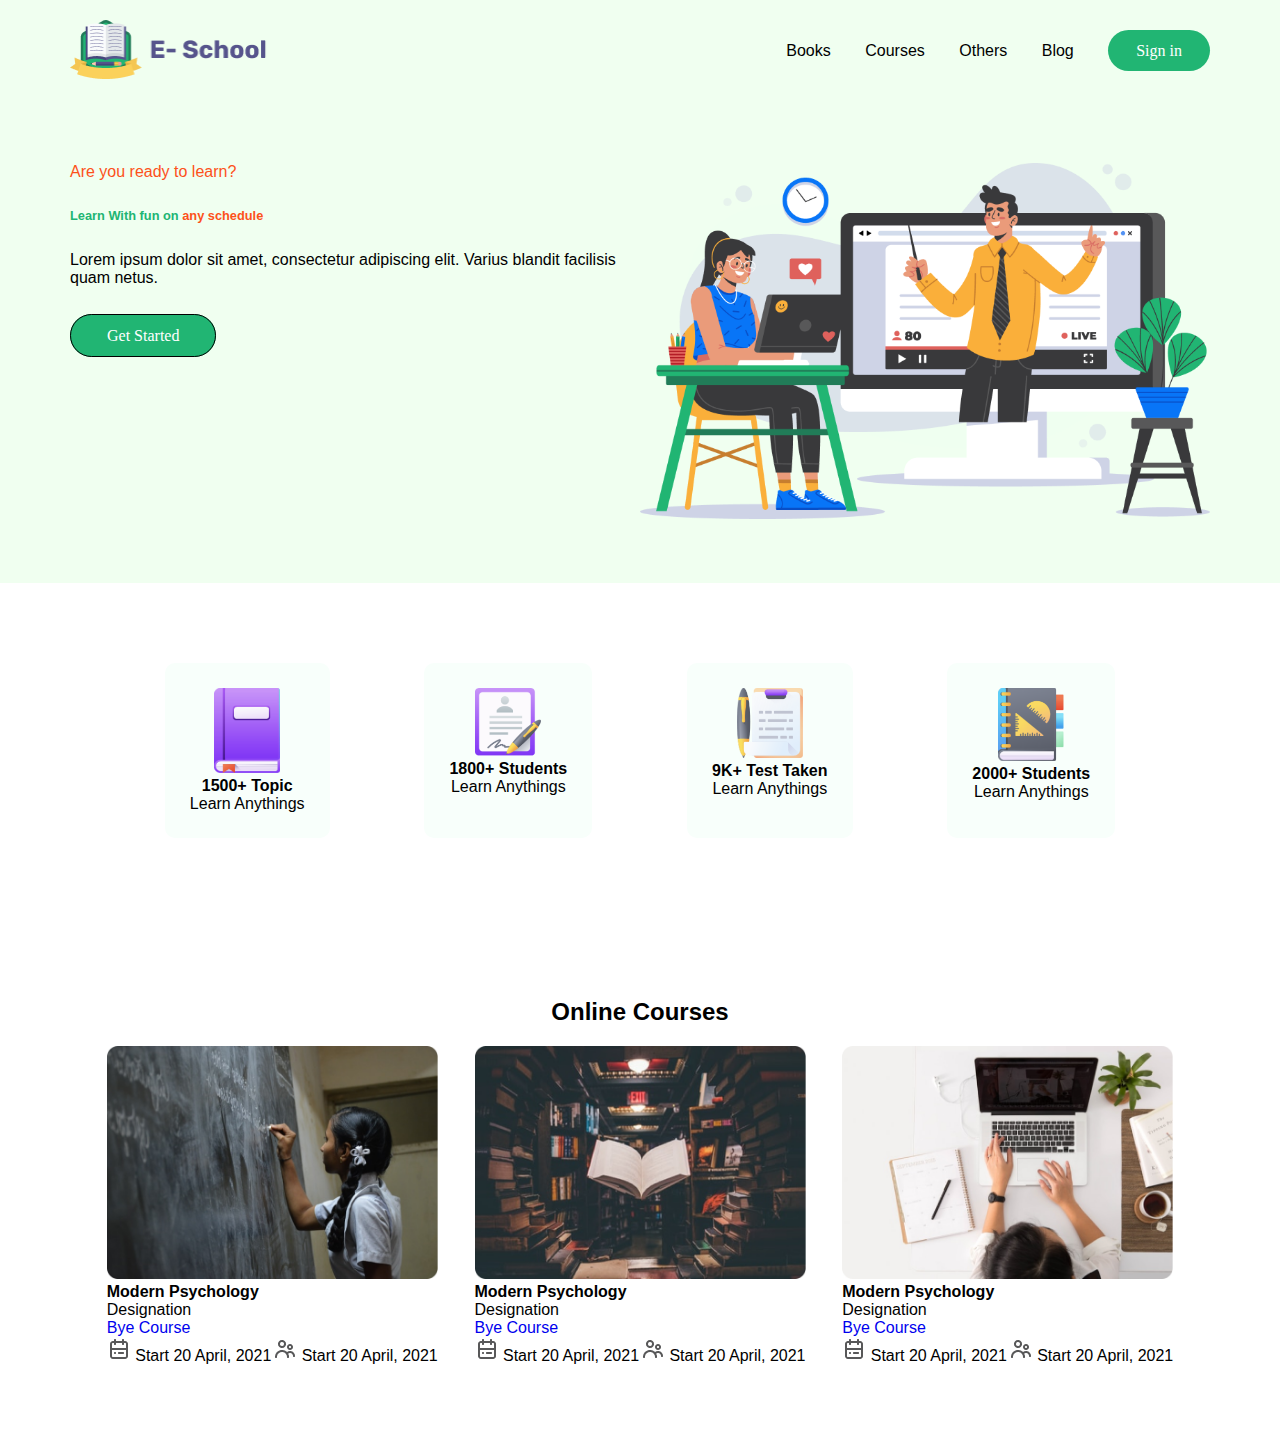
<file: index.html>
<!DOCTYPE html>
<html lang="en">
<head>
    <meta charset="UTF-8">
    <meta name="viewport" content="width=device-width, initial-scale=1.0">
    <title>E-School</title>
    <link rel="stylesheet" href="style.css">
</head>
<body>
    <!-- heder section starts here -->
    <header>
    <div class="container">
        <div class="navbar">
            <div class="logo">
                <a href="index.html"><img src="img/logo.png" alt=""></a>
            </div>
            <div class="menu">
                <ul>
                    <li>Books</li>
                    <li>Courses</li>
                    <li>Others</li>
                    <li>Blog</li>
                    <li><a href="#" class="signin">Sign in</a></li>
                </ul>
            </div>
        </div>
        <div class="banner">
            <div class="content">
                <span>Are you ready to learn?</span>
                <h1>Learn With fun on <span>any schedule</span></h1>
                <p>Lorem ipsum dolor sit amet, consectetur adipiscing elit. Varius blandit facilisis quam netus.</p>
                <div>
                    <a href="#">Get Started</a>
                </div>
            </div>
            <div class="banner-img">
                <img src="img/banner.png" alt="">

            </div>
        </div>
    </div>
    </header>
    <!-- heder section ends here -->

    <section class="feature">
        <div class="container">
            <div class="feature-inner">
                <div class="box">
                    <img src="img/image1.png" alt="">
                    <h4>1500+ Topic</h4>
                    <p>Learn Anythings</p>
                </div>
                <div class="box">
                    <img src="img/image4.png" alt="">
                    <h4>1800+ Students</h4>
                    <p>Learn Anythings</p>
                </div>
                <div class="box">
                    <img src="img/image2.png" alt="">
                    <h4>9K+ Test Taken</h4>
                    <p>Learn Anythings</p>
                </div>
                <div class="box">
                    <img src="img/image3.png" alt="">
                    <h4>2000+ Students</h4>
                    <p>Learn Anythings</p>
                </div>
            </div>
        </div>
    </section>

    <section class="courses-section">
        <div class="container">
            <div class="title">
                <h2>Online Courses</h2>
            </div>
            <div class="courses-inner">
                <div class="box">
                    <div class="c-img">
                        <img src="img/rectangle6.png" alt="">
                    </div>
                    <div class="c-content">
                        <h4>Modern Psychology</h4>
                        <p>Designation</p>
                        <a href="#">Bye Course</a>
                    </div>
                    <div class="c-footer">
                        <div class="date">
                            <img src="img/date.png" alt=""> <span>Start 20  April, 2021</span>
                        </div>
                        <div class="seat">
                            <img src="img/seat.png" alt=""> <span>Start 20  April, 2021</span>
                        </div>
                    </div>
                </div>
                <div class="box">
                    <div class="c-img">
                        <img src="img/rectangle13.png" alt="">
                    </div>
                    <div class="c-content">
                        <h4>Modern Psychology</h4>
                        <p>Designation</p>
                        <a href="#">Bye Course</a>
                    </div>
                    <div class="c-footer">
                        <div class="date">
                            <img src="img/date.png" alt=""> <span>Start 20  April, 2021</span>
                        </div>
                        <div class="seat">
                            <img src="img/seat.png" alt=""> <span>Start 20  April, 2021</span>
                        </div>
                    </div>
                </div>
                <div class="box">
                    <div class="c-img">
                        <img src="img/rectangle15.png" alt="">
                    </div>
                    <div class="c-content">
                        <h4>Modern Psychology</h4>
                        <p>Designation</p>
                        <a href="#">Bye Course</a>
                    </div>
                    <div class="c-footer">
                        <div class="date">
                            <img src="img/date.png" alt=""> <span>Start 20  April, 2021</span>
                        </div>
                        <div class="seat">
                            <img src="img/seat.png" alt=""> <span>Start 20  April, 2021</span>
                        </div>
                    </div>
                </div>
            </div>
        </div>
    </section>
</body>
</html>
</file>
<file: style.css>
.roboto-regular {
    font-family: "Roboto", sans-serif;
    font-weight: 400;
    font-style: normal;
  }
  .poppins-regular {
    font-family: "Poppins", sans-serif;
    font-weight: 400;
    font-style: normal;
  }
  
  .poppins-medium {
    font-family: "Poppins", sans-serif;
    font-weight: 500;
    font-style: normal;
  }
  
  .poppins-semibold {
    font-family: "Poppins", sans-serif;
    font-weight: 600;
    font-style: normal;
  }
  
  .poppins-bold {
    font-family: "Poppins", sans-serif;
    font-weight: 700;
    font-style: normal;
  }
  /* Global css start*/

*{
    margin: 0;
    padding: 0;
}

body{
    font-family: 'poppins', sans-serif;
    font-weight: 'roboto', sans-serif;
    font-size: 16px;
}

ul{
    margin: 0;
    padding: 0;
}

a{
    font-family: "Roboto", sans-serif;
}

a, a:hover{
    text-decoration: none;
}

.container{
  width: 1140px;
  margin: 0 auto;
}

/* Global css end*/
/* header section code  start */

header{
  width: 100%;
  background: #F0FFF0;
  padding: 20px 0px;
}

/* navbar code start */

.navbar{
  display: flex;
  justify-content: space-between;
  align-items: center;
}

.logo a img{
  width: 198.07px;
}

.menu ul li{
  list-style-type: none;
  display: inline-block;
  /* margin-right: 17px; */
  margin-left: 30px;
}

.menu ul li .signin{
  background-color: #21b573;
  padding: 12px 28px;
  border-radius: 33px;
  color: #FFF;
  font-family: 'Roboto';
  font-size: 16px;
}

/* banner section code start */

.banner{
  padding: 80px 0px 40px;
  display: flex;
  justify-content: space-between;
}

.content, .banner-img{
  flex-basis: 50%;
}

.content span{
  color: #fd511a;
  font-weight: 400px;
}

.content h1{
  width: 72%;
  font-size: 80%;
  line-height: 70px;
  color: #000;
  font-weight: 700;
}

.content h1{
  color: #21b573;
  font-weight: 700;
}

.content p{
  font-weight: 72;
  margin-bottom: 40px;
}

.content a{
  background-color: #21b573;
  padding: 12px 36px;
  border: 1px solid #000;
  border-radius: 33px;
  color: #FFF;
  font-family: 'Roboto';
  font-size: 16px;
}

.banner-img img{
  width: 100%;
}

.feature{
  width: 100%;
  padding: 80px 0px;
}

.feature .feature-inner{
  display: flex;
  justify-content: space-evenly;
}

.feature .feature-inner .box{
  background: #f8fffb;
  text-align: center;
  padding: 25px;
  border-radius: 10px;
  transition: 0.5s;
}

.feature .feature-inner .box.hover{
  box-shadow: 0px 20px 40px 0px (0 0 0/ 10%);
  transition: 0.5s;
}

.feature .feature-inner .box img{
  width: 66px;
}
  
.courses-section{
  width: 100%;
  padding: 80px 0px;
}

.courses-section .title{
  text-align: center;
  margin-bottom: 20px;
}

.courses-section .courses-inner{
  display: flex;
  justify-content: space-evenly;
}

.courses-section .courses-inner .c-img img{
  width: 331px;
}

.c-footer img{
  width: 24px;
}

.courses-section .c-footer{
  display: flex;
  justify-content: space-between;
}
</file>
